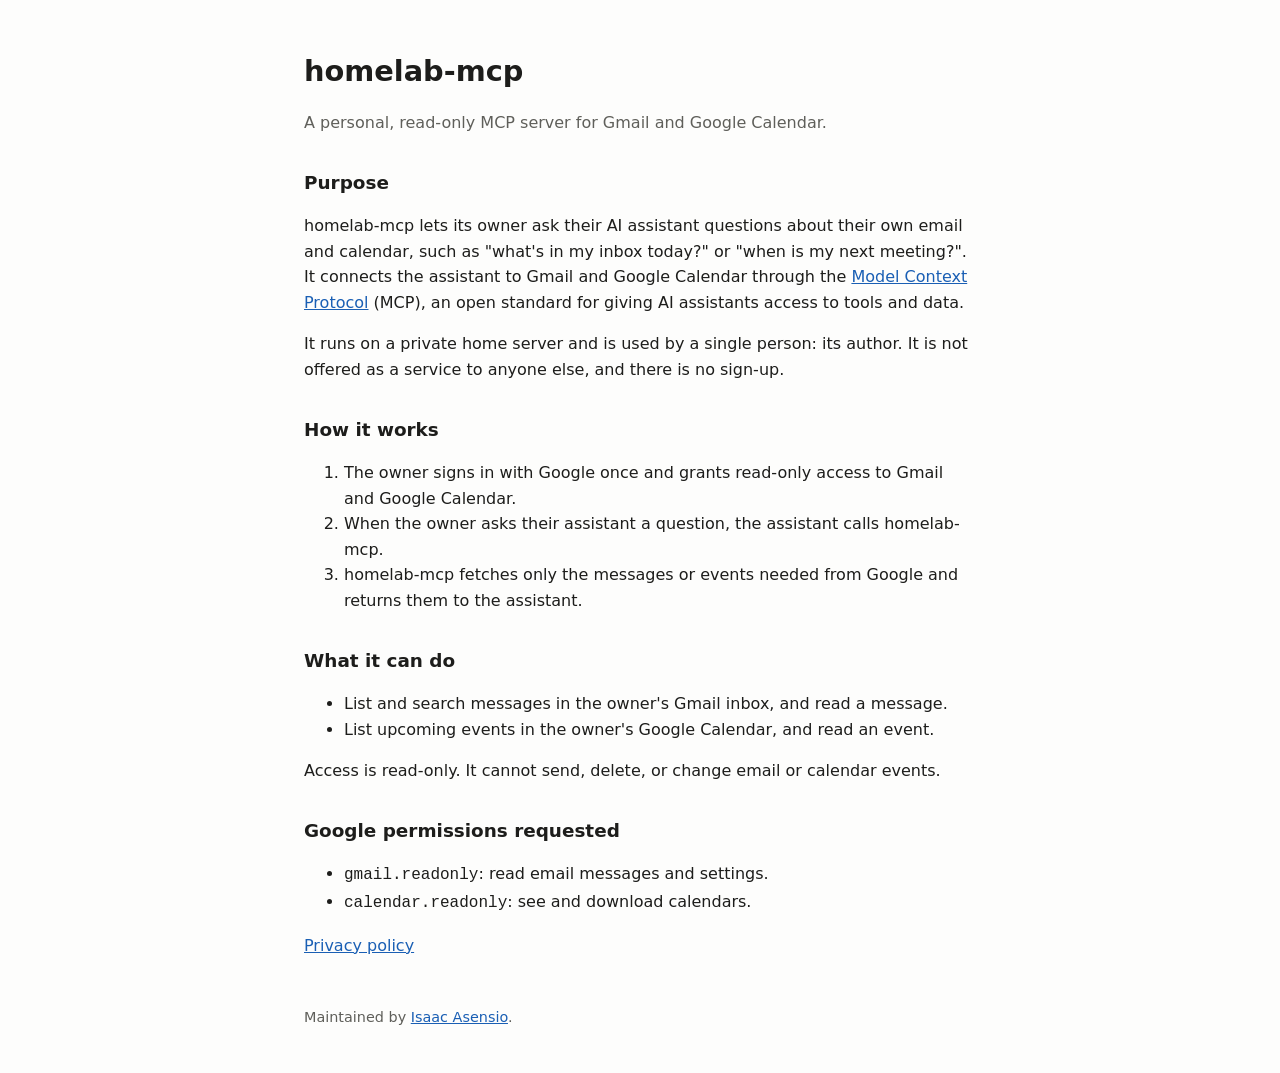
<file: index.html>
<!doctype html>
<html lang="en">
<head>
  <meta charset="utf-8">
  <meta name="viewport" content="width=device-width, initial-scale=1">
  <title>homelab-mcp</title>
  <meta name="description" content="A personal, read-only MCP server for Gmail and Google Calendar.">
  <link rel="stylesheet" href="style.css">
</head>
<body>
<main>
  <h1>homelab-mcp</h1>
  <p class="lede">A personal, read-only MCP server for Gmail and Google Calendar.</p>

  <h2>Purpose</h2>
  <p>homelab-mcp lets its owner ask their AI assistant questions about their own email and calendar, such as
  "what's in my inbox today?" or "when is my next meeting?". It connects the assistant to Gmail and Google
  Calendar through the <a href="https://modelcontextprotocol.io">Model Context Protocol</a> (MCP), an open
  standard for giving AI assistants access to tools and data.</p>
  <p>It runs on a private home server and is used by a single person: its author. It is not offered as a
  service to anyone else, and there is no sign-up.</p>

  <h2>How it works</h2>
  <ol>
    <li>The owner signs in with Google once and grants read-only access to Gmail and Google Calendar.</li>
    <li>When the owner asks their assistant a question, the assistant calls homelab-mcp.</li>
    <li>homelab-mcp fetches only the messages or events needed from Google and returns them to the assistant.</li>
  </ol>

  <h2>What it can do</h2>
  <ul>
    <li>List and search messages in the owner's Gmail inbox, and read a message.</li>
    <li>List upcoming events in the owner's Google Calendar, and read an event.</li>
  </ul>
  <p>Access is read-only. It cannot send, delete, or change email or calendar events.</p>

  <h2>Google permissions requested</h2>
  <ul>
    <li><code>gmail.readonly</code>: read email messages and settings.</li>
    <li><code>calendar.readonly</code>: see and download calendars.</li>
  </ul>

  <p><a href="privacy.html">Privacy policy</a></p>
  <footer>Maintained by <a href="https://github.com/isaacasensio">Isaac Asensio</a>.</footer>
</main>
</body>
</html>
</file>
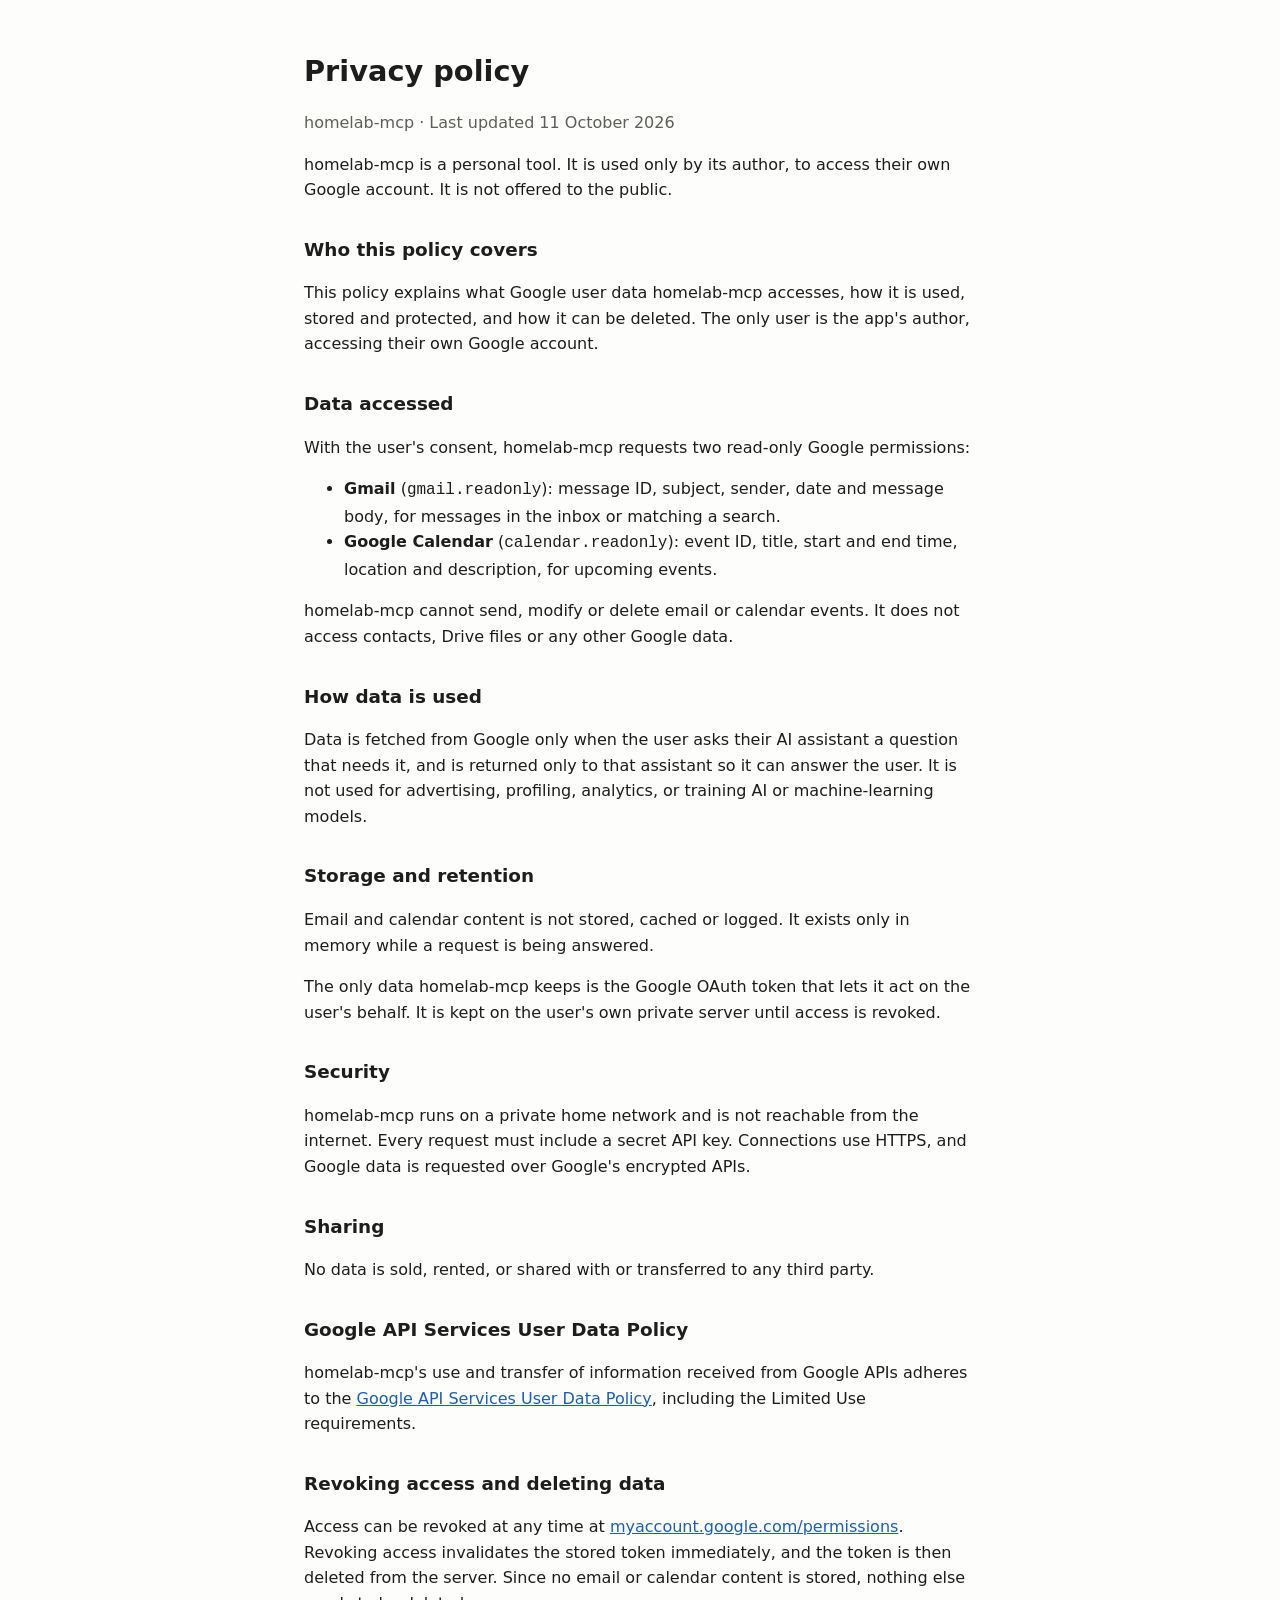
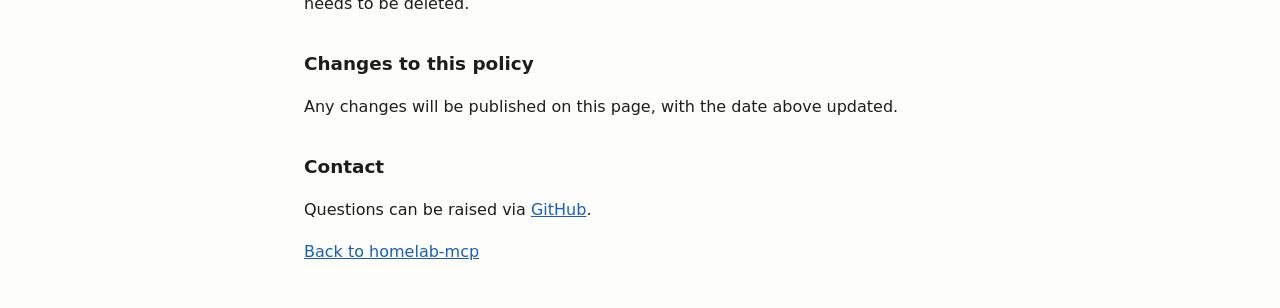
<file: privacy.html>
<!doctype html>
<html lang="en">
<head>
  <meta charset="utf-8">
  <meta name="viewport" content="width=device-width, initial-scale=1">
  <title>homelab-mcp privacy policy</title>
  <meta name="description" content="Privacy policy for homelab-mcp.">
  <link rel="stylesheet" href="style.css">
</head>
<body>
<main>
  <h1>Privacy policy</h1>
  <p class="lede">homelab-mcp · Last updated 11 October 2026</p>

  <p>homelab-mcp is a personal tool. It is used only by its author, to access their own Google account.
  It is not offered to the public.</p>

  <h2>Who this policy covers</h2>
  <p>This policy explains what Google user data homelab-mcp accesses, how it is used, stored and protected,
  and how it can be deleted. The only user is the app's author, accessing their own Google account.</p>

  <h2>Data accessed</h2>
  <p>With the user's consent, homelab-mcp requests two read-only Google permissions:</p>
  <ul>
    <li><strong>Gmail</strong> (<code>gmail.readonly</code>): message ID, subject, sender, date and
    message body, for messages in the inbox or matching a search.</li>
    <li><strong>Google Calendar</strong> (<code>calendar.readonly</code>): event ID, title, start and
    end time, location and description, for upcoming events.</li>
  </ul>
  <p>homelab-mcp cannot send, modify or delete email or calendar events. It does not access contacts,
  Drive files or any other Google data.</p>

  <h2>How data is used</h2>
  <p>Data is fetched from Google only when the user asks their AI assistant a question that needs it, and is
  returned only to that assistant so it can answer the user. It is not used for advertising, profiling,
  analytics, or training AI or machine-learning models.</p>

  <h2>Storage and retention</h2>
  <p>Email and calendar content is not stored, cached or logged. It exists only in memory while a request is
  being answered.</p>
  <p>The only data homelab-mcp keeps is the Google OAuth token that lets it act on the user's behalf. It is
  kept on the user's own private server until access is revoked.</p>

  <h2>Security</h2>
  <p>homelab-mcp runs on a private home network and is not reachable from the internet. Every request must
  include a secret API key. Connections use HTTPS, and Google data is requested over Google's encrypted APIs.</p>

  <h2>Sharing</h2>
  <p>No data is sold, rented, or shared with or transferred to any third party.</p>

  <h2>Google API Services User Data Policy</h2>
  <p>homelab-mcp's use and transfer of information received from Google APIs adheres to the
  <a href="https://developers.google.com/terms/api-services-user-data-policy">Google API Services User Data Policy</a>,
  including the Limited Use requirements.</p>

  <h2>Revoking access and deleting data</h2>
  <p>Access can be revoked at any time at
  <a href="https://myaccount.google.com/permissions">myaccount.google.com/permissions</a>. Revoking access
  invalidates the stored token immediately, and the token is then deleted from the server. Since no email or
  calendar content is stored, nothing else needs to be deleted.</p>

  <h2>Changes to this policy</h2>
  <p>Any changes will be published on this page, with the date above updated.</p>

  <h2>Contact</h2>
  <p>Questions can be raised via <a href="https://github.com/isaacasensio">GitHub</a>.</p>

  <p><a href="./">Back to homelab-mcp</a></p>
</main>
</body>
</html>
</file>
<file: style.css>
:root { --bg: #fdfdfc; --fg: #1d1d1b; --muted: #5f5f5a; --link: #1a5fb4; }
@media (prefers-color-scheme: dark) {
  :root { --bg: #161615; --fg: #e8e8e3; --muted: #a3a39c; --link: #8cb4ff; }
}
body { background: var(--bg); color: var(--fg); font: 16px/1.6 system-ui, sans-serif; margin: 0; padding: 0 16px; }
main { max-width: 42rem; margin: 3rem auto; }
h1 { font-size: 1.8rem; margin-bottom: .25rem; }
h2 { font-size: 1.15rem; margin-top: 2rem; }
.lede, footer { color: var(--muted); }
a { color: var(--link); }
footer { margin-top: 3rem; font-size: .9rem; }
</file>
